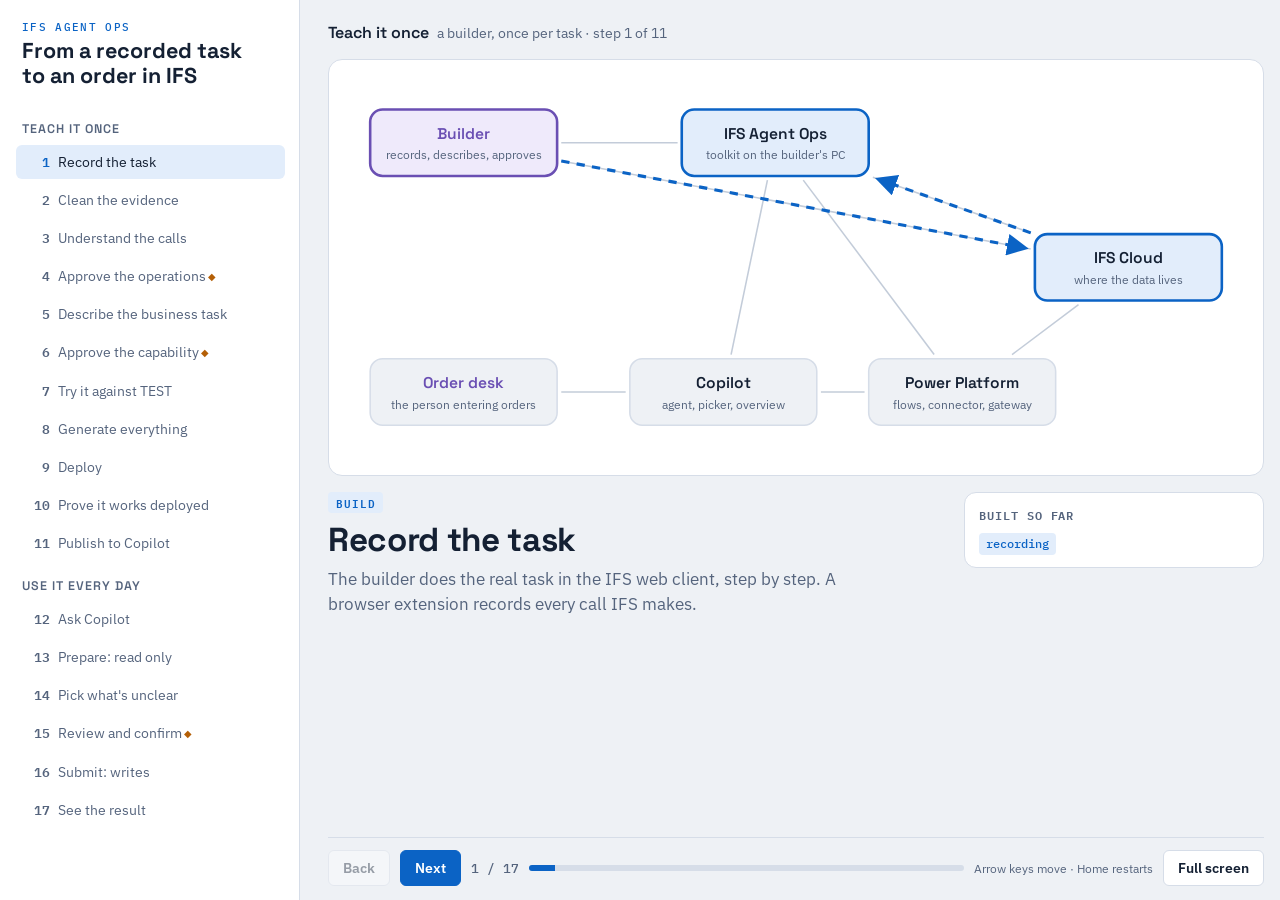
<file: docs/index.html>
<!doctype html>
<html lang="en">
<head>
<meta charset="utf-8">
<meta name="viewport" content="width=device-width, initial-scale=1">
<title>IFS Agent Ops Journey</title>
<link rel="preconnect" href="https://fonts.googleapis.com">
<link rel="stylesheet" href="https://fonts.googleapis.com/css2?family=IBM+Plex+Mono:wght@400;500&family=IBM+Plex+Sans:wght@400;500;600&family=Space+Grotesk:wght@500;600;700&display=swap">
<style>
/* One screen: the step list on the left, one fixed map of the whole system on the right.
   Each step lights the path it takes through the map; the controls never move. */
:root {
  --paper: #eef1f5;
  --sheet: #ffffff;
  --ink: #142033;
  --ink-2: #55647d;
  --rule: #d6dde8;
  --faint: #c3ccd9;
  --accent: #0b63c5;
  --accent-soft: #e2edfb;
  --people: #6a4fb3;
  --people-soft: #efeafb;
  --gate: #b45f06;
  --gate-soft: #fcefdc;
  --ok: #187a4a;
  --ok-soft: #e1f3e9;
  --display: "Space Grotesk", "Segoe UI", system-ui, sans-serif;
  --body: "IBM Plex Sans", "Segoe UI", system-ui, sans-serif;
  --mono: "IBM Plex Mono", Consolas, monospace;
}
@media (prefers-color-scheme: dark) {
  :root {
    --paper: #0c131d; --sheet: #152238; --ink: #e7edf6; --ink-2: #a2b2c9; --rule: #2a3a54; --faint: #33445f;
    --accent: #62abff; --accent-soft: #173150; --people: #b49cff; --people-soft: #2a2346;
    --gate: #f2a64e; --gate-soft: #3b2a13; --ok: #5ecb91; --ok-soft: #143327; color-scheme: dark;
  }
}
* { box-sizing: border-box; }
html, body { height: 100%; }
body { margin: 0; background: var(--paper); color: var(--ink); font: 14px/1.5 var(--body); }
h1, h2, h3 { font-family: var(--display); margin: 0; line-height: 1.15; text-wrap: balance; }
p { margin: 0; }
button { font: 600 .85rem var(--body); padding: 8px 14px; border-radius: 6px; border: 1px solid var(--rule); background: var(--sheet); color: var(--ink); cursor: pointer; }
button:hover:not(:disabled) { border-color: var(--accent); }
button:disabled { opacity: .4; cursor: default; }
button:focus-visible, .step:focus-visible { outline: 2px solid var(--accent); outline-offset: 2px; }
button.primary { background: var(--accent); border-color: var(--accent); color: #fff; }

.app { height: 100%; display: grid; grid-template-columns: 300px minmax(0, 1fr); }

/* step list */
.rail { background: var(--sheet); border-right: 1px solid var(--rule); overflow-y: auto; padding: 22px 14px 22px max(16px, env(safe-area-inset-left, 0px)); display: flex; flex-direction: column; gap: 4px; }
.brand { display: flex; flex-direction: column; gap: 6px; padding: 0 6px 14px; }
.eyebrow { font: 500 .7rem/1 var(--mono); letter-spacing: .12em; text-transform: uppercase; color: var(--accent); }
.brand h1 { font-size: 1.35rem; }
.acthead { font: 600 .78rem var(--display); text-transform: uppercase; letter-spacing: .08em; color: var(--ink-2); padding: 14px 6px 4px; }
.step { display: grid; grid-template-columns: 26px 1fr; gap: 8px; align-items: baseline; padding: 6px 8px; border-radius: 6px; cursor: pointer; color: var(--ink-2); }
.step b { font: 600 .8rem var(--mono); font-variant-numeric: tabular-nums; text-align: right; }
.step span { font-size: .88rem; }
.step:hover { background: var(--paper); }
.step.done { color: var(--ink); }
.step.on { background: var(--accent-soft); color: var(--ink); }
.step.on b { color: var(--accent); }
.step.gate span::after { content: " \25C6"; color: var(--gate); font-size: .7em; vertical-align: middle; }

/* stage */
.stage { overflow-y: auto; display: flex; flex-direction: column; padding: 22px max(16px, env(safe-area-inset-right, 0px)) 0 28px; gap: 16px; }
.where { display: flex; justify-content: space-between; align-items: baseline; gap: 12px; flex-wrap: wrap; }
.where .act { font: 600 1rem var(--display); }
.where .act small { font: 400 .88rem var(--body); color: var(--ink-2); margin-left: 8px; }
.map { background: var(--sheet); border: 1px solid var(--rule); border-radius: 14px; padding: 10px; }
.map svg { display: block; width: 100%; height: auto; max-height: 46vh; }
.node rect { fill: var(--paper); stroke: var(--rule); stroke-width: 1.5; transition: fill .3s, stroke .3s; }
.node text { fill: var(--ink-2); font-family: var(--body); transition: fill .3s; }
.node .name { font: 600 15px var(--display); fill: var(--ink); }
.node.people .name { fill: var(--people); }
.node.on rect { fill: var(--accent-soft); stroke: var(--accent); stroke-width: 2.5; }
.node.on.people rect { fill: var(--people-soft); stroke: var(--people); }
.node.on.decide rect { fill: var(--gate-soft); stroke: var(--gate); stroke-width: 3; }
.node.on.decide .name { fill: var(--gate); }
.base { stroke: var(--faint); stroke-width: 1.5; fill: none; }
.flow { stroke: var(--accent); stroke-width: 3; fill: none; stroke-dasharray: 8 7; animation: flow .9s linear infinite; marker-end: url(#arrow); }
.flow.back { stroke: var(--ok); marker-end: url(#arrow-ok); }
#arrow path { fill: var(--accent); }
#arrow-ok path { fill: var(--ok); }
@keyframes flow { to { stroke-dashoffset: -15; } }
.pulse { fill: none; stroke: var(--accent); stroke-width: 2; opacity: 0; }
.pulse.go { animation: pulse 1.6s ease-out infinite; }
@keyframes pulse { 0% { opacity: .7; transform: scale(1); } 100% { opacity: 0; transform: scale(1.12); } }
@media (prefers-reduced-motion: reduce) { .flow, .pulse.go { animation: none; } .pulse.go { opacity: .5; } }

.detail { display: grid; grid-template-columns: minmax(0, 1fr) minmax(220px, 300px); gap: 18px; align-items: start; }
.what { display: flex; flex-direction: column; gap: 8px; max-width: 64ch; }
.what .tag { align-self: flex-start; font: 600 .7rem/1 var(--mono); letter-spacing: .08em; text-transform: uppercase; padding: 5px 8px; border-radius: 4px; background: var(--accent-soft); color: var(--accent); }
.what .tag.decide { background: var(--gate-soft); color: var(--gate); }
.what h2 { font-size: clamp(1.5rem, 2.6vw, 2.1rem); letter-spacing: -.01em; }
.what p { font-size: 1.05rem; color: var(--ink-2); }
.shelf { background: var(--sheet); border: 1px solid var(--rule); border-radius: 12px; padding: 12px 14px; display: flex; flex-direction: column; gap: 8px; }
.shelf h3 { font: 600 .74rem var(--mono); text-transform: uppercase; letter-spacing: .08em; color: var(--ink-2); }
.shelf ol { margin: 0; padding: 0; list-style: none; display: flex; flex-wrap: wrap; gap: 6px; }
.shelf li { font: 500 .74rem/1.2 var(--mono); padding: 4px 7px; border-radius: 4px; background: var(--paper); color: var(--ink-2); }
.shelf li.new { background: var(--accent-soft); color: var(--accent); }
.shelf li.final { background: var(--ok-soft); color: var(--ok); }
.shelf .empty { font-size: .82rem; color: var(--ink-2); }

.bar { position: sticky; bottom: 0; margin-top: auto; background: var(--paper); border-top: 1px solid var(--rule); padding: 12px 0 calc(14px + env(safe-area-inset-bottom, 0px));
  display: flex; align-items: center; gap: 10px; flex-wrap: wrap; }
.progress { flex: 1 1 160px; height: 6px; background: var(--rule); border-radius: 3px; overflow: hidden; }
.progress i { display: block; height: 100%; background: var(--accent); width: 0; transition: width .3s; }
.count { font: 500 .82rem var(--mono); color: var(--ink-2); font-variant-numeric: tabular-nums; min-width: 6ch; text-align: center; }
.hint { font-size: .78rem; color: var(--ink-2); }

@media (max-width: 900px) {
  .app { grid-template-columns: 1fr; height: auto; }
  .rail { display: none; }
  .stage { overflow: visible; padding-left: max(16px, env(safe-area-inset-left, 0px)); }
  .detail { grid-template-columns: 1fr; }
  .bar { position: fixed; left: 0; right: 0; padding-left: max(16px, env(safe-area-inset-left, 0px)); padding-right: max(16px, env(safe-area-inset-right, 0px)); }
  .stage { padding-bottom: 90px; }
  .hint { display: none; }
}
</style>
</head>
<body>
<div class="app">
  <nav class="rail" id="rail" aria-label="Steps">
    <div class="brand">
      <span class="eyebrow">IFS Agent Ops</span>
      <h1>From a recorded task to an order in IFS</h1>
    </div>
  </nav>
  <main class="stage">
    <div class="where"><span class="act" id="act"></span></div>
    <div class="map">
      <svg id="map" viewBox="0 0 880 380" role="img" aria-label="Map of the system: builder, toolkit, IFS Cloud, Power Platform, Copilot and order desk">
        <defs>
          <marker id="arrow" viewBox="0 0 10 10" refX="8" refY="5" markerWidth="7" markerHeight="7" orient="auto-start-reverse"><path d="M0 0 L10 5 L0 10 z"/></marker>
          <marker id="arrow-ok" viewBox="0 0 10 10" refX="8" refY="5" markerWidth="7" markerHeight="7" orient="auto-start-reverse"><path d="M0 0 L10 5 L0 10 z"/></marker>
        </defs>
        <g id="edges"></g><g id="flows"></g><g id="nodes"></g>
      </svg>
    </div>
    <div class="detail">
      <div class="what" aria-live="polite">
        <span class="tag" id="tag"></span>
        <h2 id="title"></h2>
        <p id="text"></p>
      </div>
      <div class="shelf">
        <h3>Built so far</h3>
        <ol id="shelf"></ol>
      </div>
    </div>
    <div class="bar">
      <button id="prev" type="button">Back</button>
      <button id="next" type="button" class="primary">Next</button>
      <span class="count" id="count"></span>
      <div class="progress" aria-hidden="true"><i id="prog"></i></div>
      <span class="hint">Arrow keys move · Home restarts</span>
      <button id="full" type="button">Full screen</button>
    </div>
  </main>
</div>

<script>
const W = 180, H = 64;  // node size in map units
const NODES = {
  builder: { name: "Builder", sub: "records, describes, approves", x: 120, y: 70, people: true },
  toolkit: { name: "IFS Agent Ops", sub: "toolkit on the builder's PC", x: 420, y: 70 },
  ifs:     { name: "IFS Cloud", sub: "where the data lives", x: 760, y: 190 },
  user:    { name: "Order desk", sub: "the person entering orders", x: 120, y: 310, people: true },
  m365:    { name: "Copilot", sub: "agent, picker, overview", x: 370, y: 310 },
  pp:      { name: "Power Platform", sub: "flows, connector, gateway", x: 600, y: 310 }
};
const BASE = [["builder", "toolkit"], ["builder", "ifs"], ["toolkit", "ifs"], ["toolkit", "pp"], ["toolkit", "m365"],
              ["user", "m365"], ["m365", "pp"], ["pp", "ifs"]];

const ACTS = [
  { title: "Teach it once", text: "a builder, once per task", steps: [
    { title: "Record the task", on: ["builder"], flows: [["builder", "ifs"], ["ifs", "toolkit"]], makes: "recording",
      text: "The builder does the real task in the IFS web client, step by step. A browser extension records every call IFS makes." },
    { title: "Clean the evidence", on: ["toolkit"], flows: [], makes: "safe evidence",
      text: "Server names, people's names and login tokens are removed before anything is saved. Raw traces never leave the machine." },
    { title: "Understand the calls", on: ["toolkit"], flows: [["ifs", "toolkit"]], makes: "operations",
      text: "The calls, their order and IFS's own API descriptions become exact operation contracts." },
    { title: "Approve the operations", decide: true, on: ["builder"], flows: [["builder", "toolkit"]], makes: "approved operations",
      text: "A person confirms each operation is technically right." },
    { title: "Describe the business task", on: ["builder"], flows: [["builder", "toolkit"]], makes: "capability",
      text: "What the agent asks for, what it looks up in IFS, which values default, and when to ask the user." },
    { title: "Approve the capability", decide: true, on: ["builder"], flows: [["builder", "toolkit"]], makes: "approved capability",
      text: "A person approves the business rules. Nothing is generated before this." },
    { title: "Try it against TEST", on: ["toolkit"], flows: [["toolkit", "ifs"]], makes: "test results",
      text: "Claude runs the task against the IFS test system. Every call is logged and every requirement is checked." },
    { title: "Generate everything", on: ["toolkit"], flows: [], makes: "connector, flows, agent",
      text: "From the one approved capability: the connector, the two flows, and the Copilot agent with its instructions." },
    { title: "Deploy", on: ["pp"], flows: [["toolkit", "pp"]], makes: "deployed solution",
      text: "One import puts the connector and flows into Power Platform, connected to IFS through the on-premises gateway." },
    { title: "Prove it works deployed", on: ["pp", "ifs"], flows: [["toolkit", "pp"], ["pp", "ifs"]], makes: "validated",
      text: "Real calls go through the deployed flows into IFS. Only then is the task marked validated." },
    { title: "Publish to Copilot", on: ["m365"], flows: [["toolkit", "m365"]], makes: "Customer Orders Guided",
      text: "The agent, the picker and the order overview are published to Microsoft 365 for the people who need them." }
  ]},
  { title: "Use it every day", text: "the order desk, for every order", steps: [
    { title: "Ask Copilot", on: ["user", "m365"], flows: [["user", "m365"]],
      text: "“Create an order from this PO.” Paste the customer's email or attach the document." },
    { title: "Prepare: read only", on: ["pp", "ifs"], flows: [["m365", "pp"], ["pp", "ifs"]], makes: "proposal",
      text: "A flow finds the customer, the parts and the order coordinators in IFS. Nothing is written." },
    { title: "Pick what's unclear", on: ["user", "m365"], flows: [["m365", "user"]],
      text: "When a part or customer matches several records, a picker lists them. One click answers." },
    { title: "Review and confirm", decide: true, on: ["user"], flows: [["user", "m365"]],
      text: "The order overview shows customer, delivery date, coordinator and lines. “Create the order” is the only way to write." },
    { title: "Submit: writes", on: ["pp", "ifs"], flows: [["m365", "pp"], ["pp", "ifs"]],
      text: "A flow creates the order header and each line in IFS. A write is never retried." },
    { title: "See the result", on: ["user", "ifs"], flows: [["ifs", "pp"], ["pp", "m365"], ["m365", "user"]], back: true, makes: "order in IFS",
      text: "The order number, IFS prices, totals and any IFS messages come back to the order desk in the overview." }
  ]}
];

const STEPS = [];
ACTS.forEach((a, ai) => a.steps.forEach((s, si) => STEPS.push({ ...s, act: ai, inAct: si + 1, ofAct: a.steps.length })));

const NS = "http://www.w3.org/2000/svg";
const svgEl = (tag, attrs) => { const e = document.createElementNS(NS, tag); for (const k in attrs) e.setAttribute(k, attrs[k]); return e; };
const $ = id => document.getElementById(id);

function clip(a, b, pad) {  // point on a's box edge toward b
  const dx = b.x - a.x, dy = b.y - a.y;
  const t = Math.min((W / 2 + pad) / Math.abs(dx || 1e-9), (H / 2 + pad) / Math.abs(dy || 1e-9));
  return { x: a.x + dx * t, y: a.y + dy * t };
}
function line(from, to, pad) {
  const a = clip(NODES[from], NODES[to], 4), b = clip(NODES[to], NODES[from], pad);
  return `M${a.x.toFixed(1)} ${a.y.toFixed(1)} L${b.x.toFixed(1)} ${b.y.toFixed(1)}`;
}

BASE.forEach(([a, b]) => $("edges").appendChild(svgEl("path", { d: line(a, b, 4), class: "base" })));
const nodeEls = {};
for (const id in NODES) {
  const n = NODES[id];
  const g = svgEl("g", { class: "node" + (n.people ? " people" : "") });
  const pulse = svgEl("rect", { x: n.x - W / 2, y: n.y - H / 2, width: W, height: H, rx: 12, class: "pulse",
    style: `transform-origin:${n.x}px ${n.y}px` });
  g.appendChild(pulse);
  g.appendChild(svgEl("rect", { x: n.x - W / 2, y: n.y - H / 2, width: W, height: H, rx: 12 }));
  const t1 = svgEl("text", { x: n.x, y: n.y - 4, "text-anchor": "middle", class: "name" }); t1.textContent = n.name;
  const t2 = svgEl("text", { x: n.x, y: n.y + 16, "text-anchor": "middle", "font-size": 12 }); t2.textContent = n.sub;
  g.append(t1, t2);
  $("nodes").appendChild(g);
  nodeEls[id] = { g, pulse };
}

// step list
const rail = $("rail"), items = [];
let k = 0;
ACTS.forEach(a => {
  const h = document.createElement("div"); h.className = "acthead"; h.textContent = a.title; rail.appendChild(h);
  a.steps.forEach(s => {
    const i = k++;
    const d = document.createElement("div");
    d.className = "step" + (s.decide ? " gate" : ""); d.tabIndex = 0; d.setAttribute("role", "button");
    d.innerHTML = `<b>${i + 1}</b><span></span>`; d.querySelector("span").textContent = s.title;
    d.addEventListener("click", () => show(i));
    d.addEventListener("keydown", e => { if (e.key === "Enter") show(i); });
    rail.appendChild(d); items.push(d);
  });
});

let current = 0;
function show(i) {
  current = Math.max(0, Math.min(STEPS.length - 1, i));
  const s = STEPS[current], act = ACTS[s.act];
  $("act").innerHTML = ""; $("act").append(act.title);
  const small = document.createElement("small"); small.textContent = `${act.text} · step ${s.inAct} of ${s.ofAct}`; $("act").appendChild(small);
  $("tag").textContent = s.decide ? "A person decides" : (s.act === 0 ? "Build" : "Run");
  $("tag").className = "tag" + (s.decide ? " decide" : "");
  $("title").textContent = s.title;
  $("text").textContent = s.text;

  const flows = $("flows"); flows.innerHTML = "";
  s.flows.forEach(([a, b]) => flows.appendChild(svgEl("path", { d: line(a, b, 10), class: "flow" + (s.back ? " back" : "") })));
  const lit = new Set([...s.on, ...s.flows.flat()]);
  for (const id in nodeEls) {
    const on = lit.has(id), focus = s.on.includes(id);
    nodeEls[id].g.classList.toggle("on", on);
    nodeEls[id].g.classList.toggle("decide", !!s.decide && focus);
    nodeEls[id].pulse.classList.toggle("go", focus);
  }

  const shelf = $("shelf"); shelf.innerHTML = "";
  const made = STEPS.slice(0, current + 1).filter(x => x.makes);
  if (!made.length) { const e = document.createElement("li"); e.className = "empty"; e.textContent = "nothing yet"; shelf.appendChild(e); }
  made.forEach(x => {
    const li = document.createElement("li"); li.textContent = x.makes;
    if (x === s) li.className = x.makes === "order in IFS" ? "final" : "new";
    shelf.appendChild(li);
  });

  items.forEach((el, j) => { el.classList.toggle("on", j === current); el.classList.toggle("done", j < current); });
  items[current].scrollIntoView({ block: "nearest" });
  $("count").textContent = `${current + 1} / ${STEPS.length}`;
  $("prog").style.width = `${((current + 1) / STEPS.length) * 100}%`;
  $("prev").disabled = current === 0;
  $("next").disabled = current === STEPS.length - 1;
}

$("next").addEventListener("click", () => show(current + 1));
$("prev").addEventListener("click", () => show(current - 1));
document.addEventListener("keydown", e => {
  if (["ArrowDown", "ArrowRight", "PageDown", " "].includes(e.key)) { e.preventDefault(); show(current + 1); }
  else if (["ArrowUp", "ArrowLeft", "PageUp"].includes(e.key)) { e.preventDefault(); show(current - 1); }
  else if (e.key === "Home") { e.preventDefault(); show(0); }
  else if (e.key === "End") { e.preventDefault(); show(STEPS.length - 1); }
});
$("full").addEventListener("click", () => {
  if (document.fullscreenElement) document.exitFullscreen();
  else document.documentElement.requestFullscreen().catch(() => {});
});
document.addEventListener("fullscreenchange", () => { $("full").textContent = document.fullscreenElement ? "Exit full screen" : "Full screen"; });
show(0);
</script>
</body>
</html>
</file>
